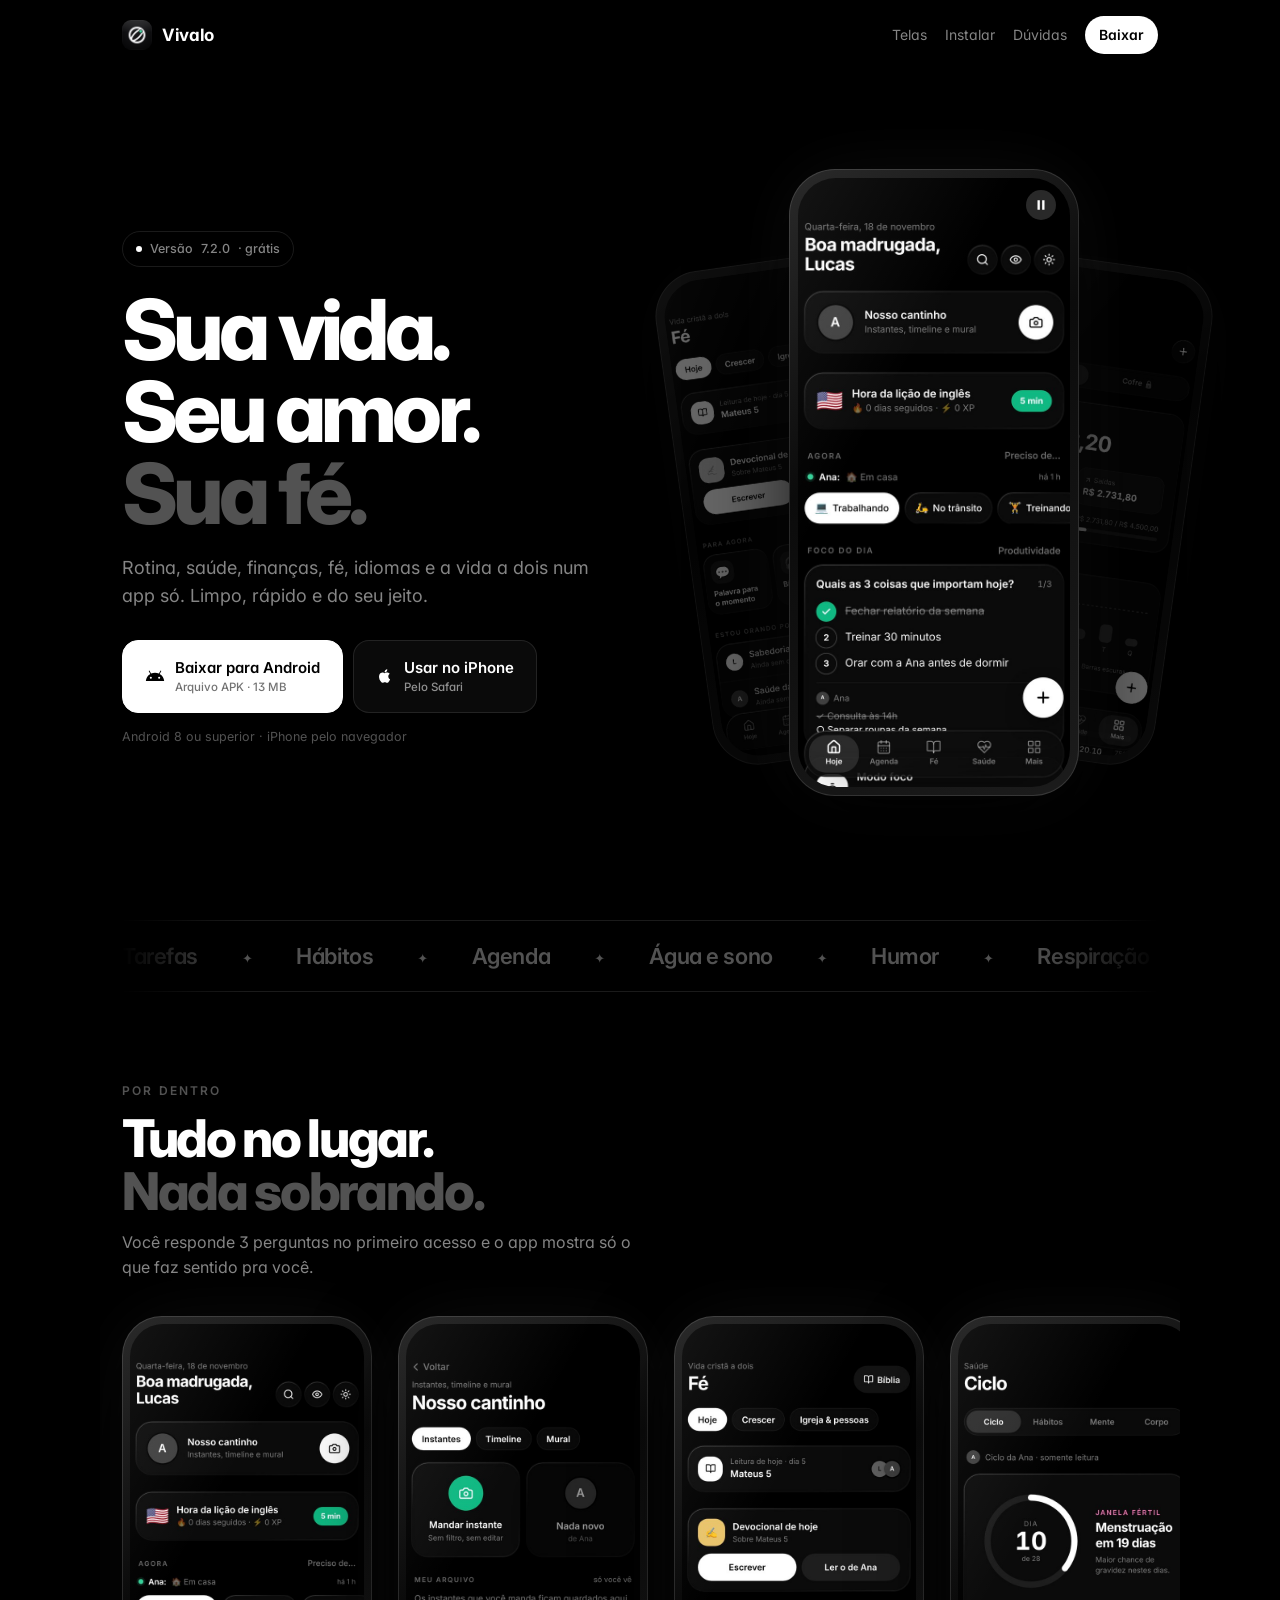
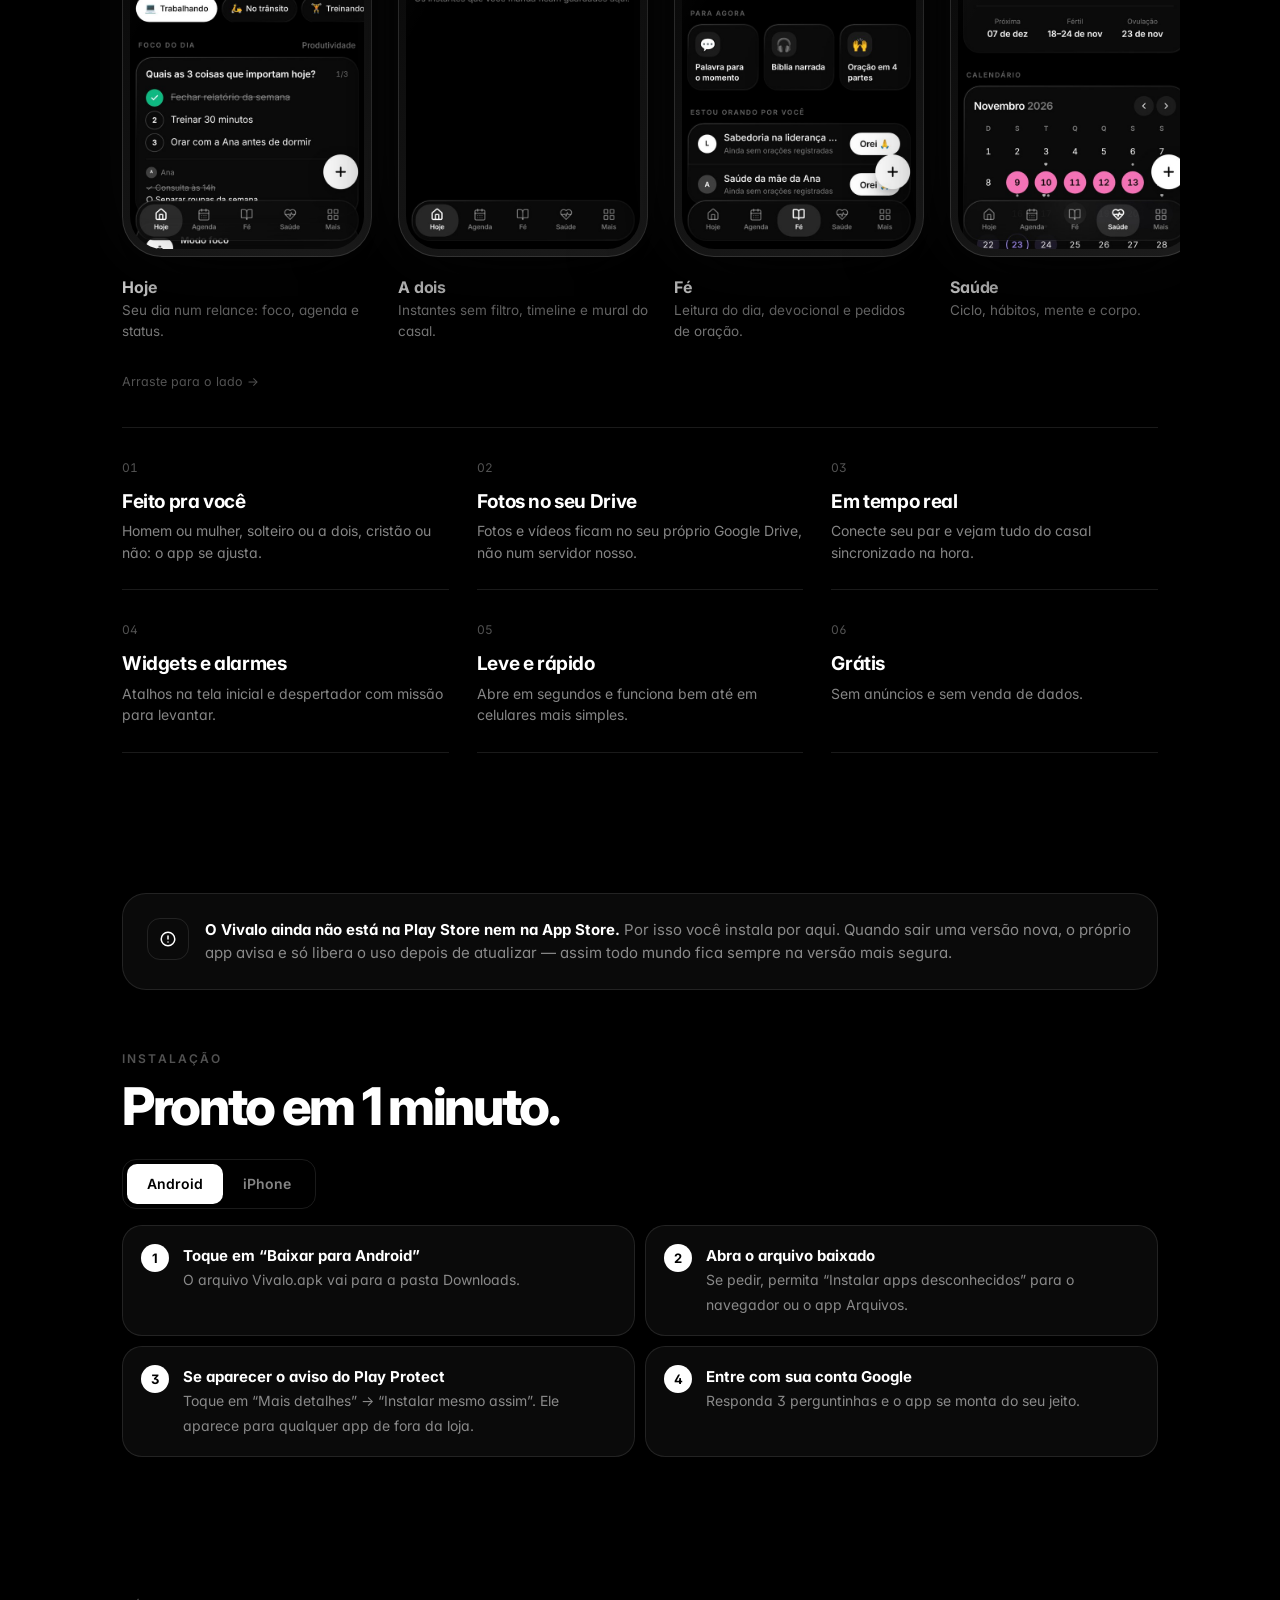
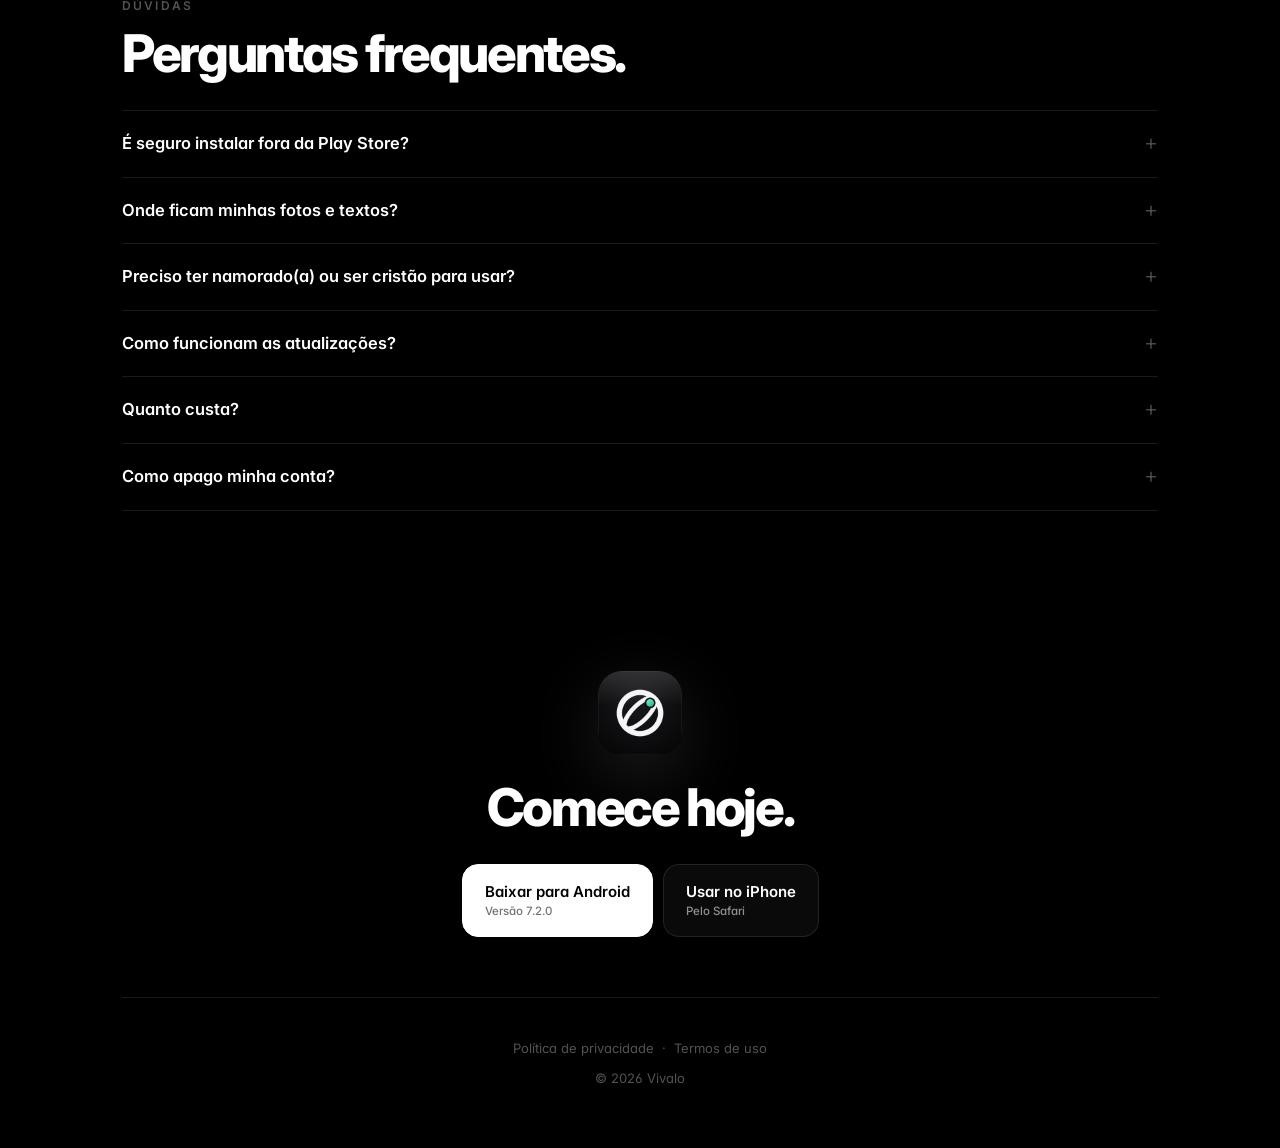
<file: index.html>
<!DOCTYPE html>
<html lang="pt-BR">
<head>
<meta charset="utf-8">
<meta name="viewport" content="width=device-width, initial-scale=1, viewport-fit=cover">
<title>Vivalo — sua vida, seu amor e sua fé</title>
<meta name="description" content="Vivalo organiza rotina, saúde, finanças, fé, idiomas e a vida a dois num app só. Baixe para Android ou use no iPhone pelo navegador.">
<meta name="theme-color" content="#000000">
<meta property="og:title" content="Vivalo — sua vida, seu amor e sua fé">
<meta property="og:description" content="Rotina, saúde, finanças, fé, idiomas e a vida a dois num app só.">
<meta property="og:image" content="https://eulazacruz.github.io/usevivalo/media/demo-capa.jpg">
<link rel="icon" href="icon.png">
<link rel="apple-touch-icon" href="apple-touch-icon.png">
<link rel="stylesheet" href="style.css">
</head>
<body>
<div class="spot"></div><div class="grain"></div>
<div class="wrap">
  <nav>
    <a class="brand" href="./"><img src="icon.png" alt="">Vivalo</a>
    <div class="links"><a href="#telas">Telas</a><a href="#instalar">Instalar</a><a href="#duvidas">Dúvidas</a><a class="mini" href="#instalar">Baixar</a></div>
  </nav>

  <header class="hero">
    <div>
      <span class="eyebrow reveal"><i></i>Versão <span class="ver">7.2.0</span> · grátis</span>
      <h1 class="reveal d1">Sua vida.<br>Seu amor.<br><span class="dim">Sua fé.</span></h1>
      <p class="lead reveal d2">Rotina, saúde, finanças, fé, idiomas e a vida a dois num app só. Limpo, rápido e do seu jeito.</p>
      <div class="ctas reveal d3">
        <a class="btn primary dl" href="https://eulazacruz.github.io/usevivalo/Vivalo.apk">
          <svg width="20" height="20" viewBox="0 0 24 24" fill="currentColor"><path d="M17.6 9.48l1.84-3.18a.5.5 0 10-.87-.5l-1.86 3.22a11.4 11.4 0 00-9.42 0L5.43 5.8a.5.5 0 10-.87.5L6.4 9.48A10.8 10.8 0 001 18h22a10.8 10.8 0 00-5.4-8.52zM7 15.25a1.25 1.25 0 110-2.5 1.25 1.25 0 010 2.5zm10 0a1.25 1.25 0 110-2.5 1.25 1.25 0 010 2.5z"/></svg>
          <span>Baixar para Android<small>Arquivo APK · 13 MB</small></span>
        </a>
        <a class="btn ghost" href="#instalar" onclick="tab('ios')">
          <svg width="18" height="18" viewBox="0 0 24 24" fill="currentColor"><path d="M16.37 12.6c-.02-2.3 1.88-3.4 1.96-3.46-1.07-1.56-2.73-1.77-3.32-1.8-1.41-.14-2.76.83-3.48.83-.72 0-1.82-.81-3-.79-1.54.02-2.96.9-3.76 2.27-1.6 2.78-.41 6.9 1.15 9.16.76 1.1 1.67 2.34 2.86 2.3 1.15-.05 1.58-.74 2.97-.74 1.38 0 1.77.74 2.98.72 1.24-.02 2.02-1.12 2.77-2.23.87-1.28 1.23-2.52 1.25-2.58-.03-.01-2.4-.92-2.38-3.68zM14.1 5.86c.63-.77 1.06-1.83.94-2.89-.91.04-2.01.61-2.66 1.37-.58.67-1.09 1.75-.96 2.79 1.02.08 2.05-.52 2.68-1.27z"/></svg>
          <span>Usar no iPhone<small>Pelo Safari</small></span>
        </a>
      </div>
      <p class="meta reveal d3">Android 8 ou superior · iPhone pelo navegador</p>
    </div>

    <div class="stage reveal d2" id="stage">
      <div class="phone side l"><div class="screen"><img src="media/fe.jpg" alt="" loading="lazy"></div></div>
      <div class="phone side r"><div class="screen"><img src="media/financas.jpg" alt="" loading="lazy"></div></div>
      <div class="phone main" id="main">
        <div class="screen">
          <video id="demo" src="media/demo.mp4" poster="media/demo-poster.jpg" autoplay muted loop playsinline preload="metadata"></video>
          <button class="play" id="pp" aria-label="Pausar">
            <svg id="pp-i" width="14" height="14" viewBox="0 0 24 24" fill="currentColor"><path d="M6 4h4v16H6zM14 4h4v16h-4z"/></svg>
          </button>
        </div>
      </div>
    </div>
  </header>

  <div class="marquee" aria-hidden="true"><div>
    <span>Tarefas</span><span>Hábitos</span><span>Agenda</span><span>Água e sono</span><span>Humor</span><span>Respiração</span><span>Finanças</span><span>Cofrinhos</span><span>Bíblia</span><span>Devocional</span><span>Instantes</span><span>Reclame Aqui</span><span>Jogos a dois</span><span>Inglês</span><span>Espanhol</span><span>Pet</span>
    <span>Tarefas</span><span>Hábitos</span><span>Agenda</span><span>Água e sono</span><span>Humor</span><span>Respiração</span><span>Finanças</span><span>Cofrinhos</span><span>Bíblia</span><span>Devocional</span><span>Instantes</span><span>Reclame Aqui</span><span>Jogos a dois</span><span>Inglês</span><span>Espanhol</span><span>Pet</span>
  </div></div>

  <section id="telas">
    <p class="kicker reveal">Por dentro</p>
    <h2 class="reveal d1">Tudo no lugar.<br><span class="dim">Nada sobrando.</span></h2>
    <p class="sub reveal d2">Você responde 3 perguntas no primeiro acesso e o app mostra só o que faz sentido pra você.</p>
    <div class="gallery">
      <div class="shot reveal"><div class="phone"><div class="screen"><img src="media/hoje.jpg" alt="Tela Hoje" loading="lazy"></div></div><h3>Hoje</h3><p>Seu dia num relance: foco, agenda e status.</p></div>
      <div class="shot reveal d1"><div class="phone"><div class="screen"><img src="media/cantinho.jpg" alt="Tela Nosso cantinho" loading="lazy"></div></div><h3>A dois</h3><p>Instantes sem filtro, timeline e mural do casal.</p></div>
      <div class="shot reveal d2"><div class="phone"><div class="screen"><img src="media/fe.jpg" alt="Tela Fé" loading="lazy"></div></div><h3>Fé</h3><p>Leitura do dia, devocional e pedidos de oração.</p></div>
      <div class="shot reveal d3"><div class="phone"><div class="screen"><img src="media/saude.jpg" alt="Tela Saúde" loading="lazy"></div></div><h3>Saúde</h3><p>Ciclo, hábitos, mente e corpo.</p></div>
      <div class="shot reveal"><div class="phone"><div class="screen"><img src="media/financas.jpg" alt="Tela Finanças" loading="lazy"></div></div><h3>Finanças</h3><p>Saldo, orçamento e gastos da semana.</p></div>
      <div class="shot reveal d1"><div class="phone"><div class="screen"><img src="media/idiomas.jpg" alt="Tela Idiomas" loading="lazy"></div></div><h3>Idiomas</h3><p>Inglês e espanhol com um professor sem filtro.</p></div>
      <div class="shot reveal d2"><div class="phone"><div class="screen"><img src="media/mais.jpg" alt="Tela Mais" loading="lazy"></div></div><h3>Ferramentas</h3><p>Jogos, desafios, cofrinhos, despertador e mais.</p></div>
    </div>
    <p class="hint">Arraste para o lado →</p>

    <div class="feats">
      <div class="feat reveal"><span class="n">01</span><h3>Feito pra você</h3><p>Homem ou mulher, solteiro ou a dois, cristão ou não: o app se ajusta.</p></div>
      <div class="feat reveal d1"><span class="n">02</span><h3>Fotos no seu Drive</h3><p>Fotos e vídeos ficam no seu próprio Google Drive, não num servidor nosso.</p></div>
      <div class="feat reveal d2"><span class="n">03</span><h3>Em tempo real</h3><p>Conecte seu par e vejam tudo do casal sincronizado na hora.</p></div>
      <div class="feat reveal"><span class="n">04</span><h3>Widgets e alarmes</h3><p>Atalhos na tela inicial e despertador com missão para levantar.</p></div>
      <div class="feat reveal d1"><span class="n">05</span><h3>Leve e rápido</h3><p>Abre em segundos e funciona bem até em celulares mais simples.</p></div>
      <div class="feat reveal d2"><span class="n">06</span><h3>Grátis</h3><p>Sem anúncios e sem venda de dados.</p></div>
    </div>
  </section>

  <section id="instalar">
    <div class="notice reveal">
      <div class="ic"><svg width="18" height="18" viewBox="0 0 24 24" fill="none" stroke="currentColor" stroke-width="2" stroke-linecap="round"><circle cx="12" cy="12" r="9"/><path d="M12 8v4M12 16h.01"/></svg></div>
      <p><b>O Vivalo ainda não está na Play Store nem na App Store.</b> Por isso você instala por aqui. Quando sair uma versão nova, o próprio app avisa e só libera o uso depois de atualizar — assim todo mundo fica sempre na versão mais segura.</p>
    </div>

    <p class="kicker reveal" style="margin-top:60px">Instalação</p>
    <h2 class="reveal d1">Pronto em 1 minuto.</h2>
    <div class="tabs reveal d2"><button id="t-and" class="on" onclick="tab('and')">Android</button><button id="t-ios" onclick="tab('ios')">iPhone</button></div>

    <ol class="steps" id="s-and">
      <li><div><b>Toque em “Baixar para Android”</b><span>O arquivo Vivalo.apk vai para a pasta Downloads.</span></div></li>
      <li><div><b>Abra o arquivo baixado</b><span>Se pedir, permita “Instalar apps desconhecidos” para o navegador ou o app Arquivos.</span></div></li>
      <li><div><b>Se aparecer o aviso do Play Protect</b><span>Toque em “Mais detalhes” → “Instalar mesmo assim”. Ele aparece para qualquer app de fora da loja.</span></div></li>
      <li><div><b>Entre com sua conta Google</b><span>Responda 3 perguntinhas e o app se monta do seu jeito.</span></div></li>
    </ol>
    <ol class="steps hidden" id="s-ios">
      <li><div><b>Abra no Safari</b><span><a href="https://my-atlas-zeta.vercel.app/">Toque aqui</a> — precisa ser o Safari, não o Chrome.</span></div></li>
      <li><div><b>Toque em Compartilhar</b><span>O quadrado com a seta para cima, na barra de baixo.</span></div></li>
      <li><div><b>“Adicionar à Tela de Início”</b><span>Role a lista até achar a opção e confirme em “Adicionar”.</span></div></li>
      <li><div><b>Abra pelo ícone novo</b><span>Funciona em tela cheia. Widgets, alarme com missão e ilha de notificações são só do Android por enquanto.</span></div></li>
    </ol>
  </section>

  <section id="duvidas">
    <p class="kicker reveal">Dúvidas</p>
    <h2 class="reveal d1">Perguntas frequentes.</h2>
    <details><summary>É seguro instalar fora da Play Store?</summary><p>Sim. O APK é publicado só aqui, sempre assinado com a mesma chave. O Android avisa porque o app não veio de uma loja, não porque encontrou algo errado. Baixe apenas deste site.</p></details>
    <details><summary>Onde ficam minhas fotos e textos?</summary><p>Fotos e vídeos ficam no seu Google Drive, numa pasta “Vivalo”. Textos e registros ficam num banco de dados protegido que só você — e seu par, se você conectar um — consegue ler.</p></details>
    <details><summary>Preciso ter namorado(a) ou ser cristão para usar?</summary><p>Não. No primeiro acesso você diz se usa a dois e se quer a parte de fé. O que não fizer sentido some do app, e dá pra mudar depois nas configurações.</p></details>
    <details><summary>Como funcionam as atualizações?</summary><p>O app confere se há versão nova ao abrir. Se houver, aparece um aviso com o botão de baixar; é só instalar por cima, sem perder nada.</p></details>
    <details><summary>Quanto custa?</summary><p>Nada. O Vivalo é gratuito.</p></details>
    <details><summary>Como apago minha conta?</summary><p>Em Configurações → Privacidade → Excluir minha conta. Tudo que está no banco é apagado; as fotos do seu Drive continuam sendo suas.</p></details>
  </section>

  <div class="final">
    <img class="orb reveal" src="icon.png" alt="">
    <h2 class="reveal d1">Comece hoje.</h2>
    <div class="ctas reveal d2">
      <a class="btn primary dl" href="https://eulazacruz.github.io/usevivalo/Vivalo.apk"><span>Baixar para Android<small>Versão <span class="ver">7.2.0</span></small></span></a>
      <a class="btn ghost" href="#instalar" onclick="tab('ios')"><span>Usar no iPhone<small>Pelo Safari</small></span></a>
    </div>
  </div>

  <footer>
    <p><a href="privacidade.html">Política de privacidade</a>·<a href="termos.html">Termos de uso</a></p>
    <p style="margin-top:10px">© <span id="y">2026</span> Vivalo</p>
  </footer>
</div>
<script>
function tab(k){['and','ios'].forEach(function(x){document.getElementById('s-'+x).classList.toggle('hidden',x!==k);document.getElementById('t-'+x).classList.toggle('on',x===k);});}
if(/iPhone|iPad|iPod/.test(navigator.userAgent))tab('ios');
document.getElementById('y').textContent=new Date().getFullYear();
fetch('version.json',{cache:'no-store'}).then(function(r){return r.json()}).then(function(v){document.querySelectorAll('.ver').forEach(function(e){e.textContent=v.version});if(v.apk)document.querySelectorAll('.dl').forEach(function(a){a.href=v.apk});}).catch(function(){});
/* revelar ao rolar */
var io=new IntersectionObserver(function(es){es.forEach(function(e){if(e.isIntersecting){e.target.classList.add('in');io.unobserve(e.target);}})},{threshold:.12});
document.querySelectorAll('.reveal').forEach(function(el){io.observe(el)});
/* luz que acompanha o cursor e inclinação do celular */
var root=document.documentElement,main=document.getElementById('main'),stage=document.getElementById('stage');
function move(x,y){root.style.setProperty('--x',x+'px');root.style.setProperty('--y',y+'px');var r=stage.getBoundingClientRect();var dx=(x-(r.left+r.width/2))/r.width,dy=(y-(r.top+r.height/2))/r.height;main.style.setProperty('--ry',(dx*14).toFixed(2)+'deg');main.style.setProperty('--rx',(-dy*10).toFixed(2)+'deg');}
addEventListener('pointermove',function(e){move(e.clientX,e.clientY)},{passive:true});
/* play/pause */
var v=document.getElementById('demo'),pp=document.getElementById('pp'),ic=document.getElementById('pp-i');
pp.onclick=function(){if(v.paused){v.play();ic.innerHTML='<path d="M6 4h4v16H6zM14 4h4v16h-4z"/>';pp.setAttribute('aria-label','Pausar');}else{v.pause();ic.innerHTML='<path d="M7 4l13 8-13 8z"/>';pp.setAttribute('aria-label','Reproduzir');}};
</script>
</body>
</html>
</file>
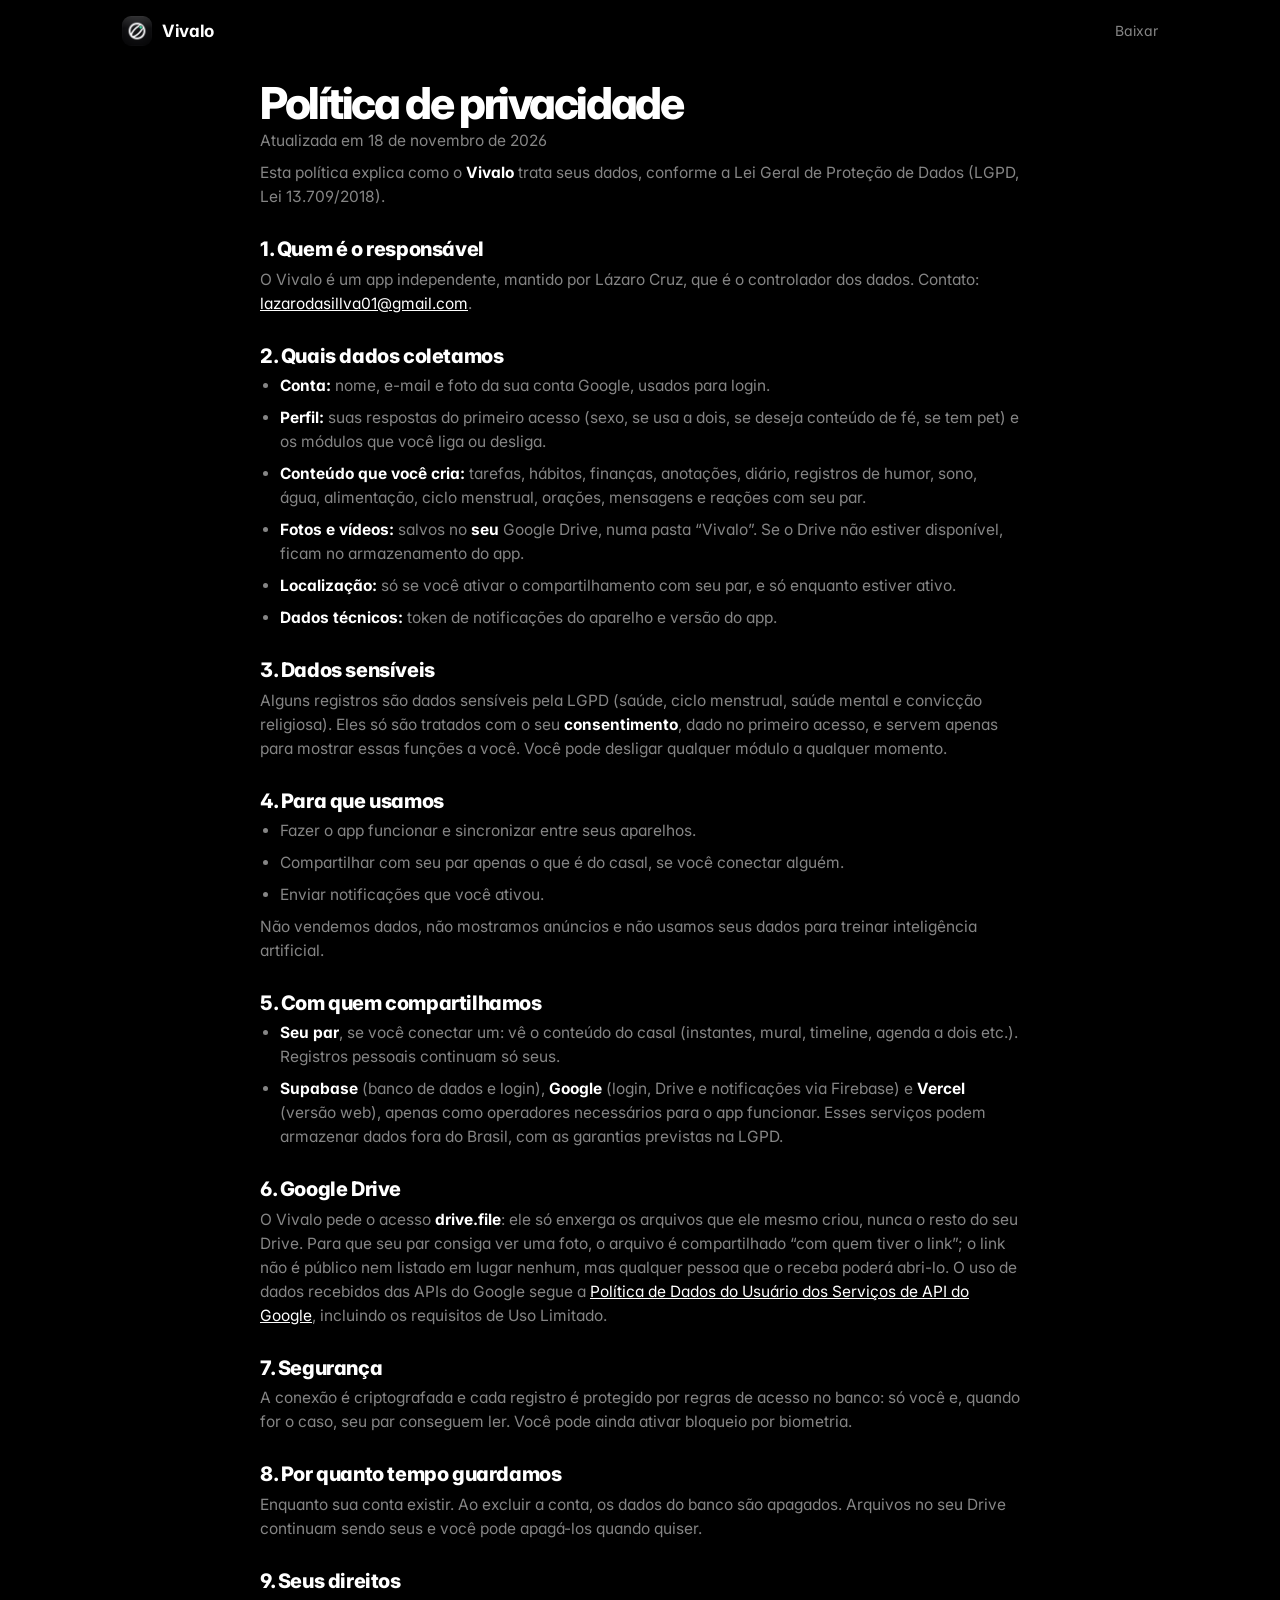
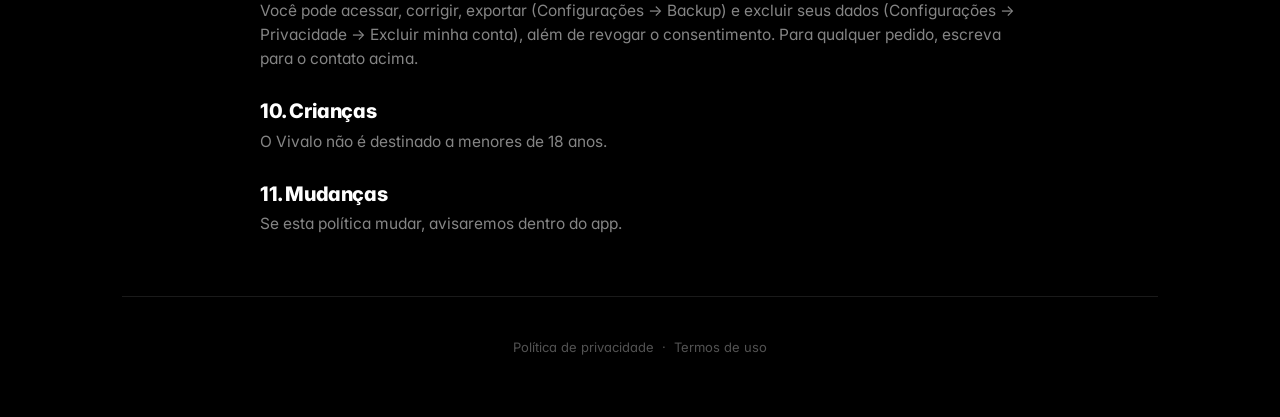
<file: privacidade.html>
<!DOCTYPE html><html lang="pt-BR"><head><meta charset="utf-8"><meta name="viewport" content="width=device-width, initial-scale=1"><title>Privacidade · Vivalo</title><link rel="icon" href="icon.png"><link rel="stylesheet" href="style.css"></head><body><div class="ambient"></div><div class="wrap"><nav><a class="brand" href="./"><img src="icon.png" alt="">Vivalo</a><div class="links"><a href="./">Baixar</a></div></nav><article class="doc"><h1>Política de privacidade</h1><p>Atualizada em 18 de novembro de 2026</p>
<p>Esta política explica como o <strong>Vivalo</strong> trata seus dados, conforme a Lei Geral de Proteção de Dados (LGPD, Lei 13.709/2018).</p>
<h2>1. Quem é o responsável</h2><p>O Vivalo é um app independente, mantido por Lázaro Cruz, que é o controlador dos dados. Contato: <a href="mailto:lazarodasillva01@gmail.com">lazarodasillva01@gmail.com</a>.</p>
<h2>2. Quais dados coletamos</h2><ul>
<li><strong>Conta:</strong> nome, e-mail e foto da sua conta Google, usados para login.</li>
<li><strong>Perfil:</strong> suas respostas do primeiro acesso (sexo, se usa a dois, se deseja conteúdo de fé, se tem pet) e os módulos que você liga ou desliga.</li>
<li><strong>Conteúdo que você cria:</strong> tarefas, hábitos, finanças, anotações, diário, registros de humor, sono, água, alimentação, ciclo menstrual, orações, mensagens e reações com seu par.</li>
<li><strong>Fotos e vídeos:</strong> salvos no <strong>seu</strong> Google Drive, numa pasta “Vivalo”. Se o Drive não estiver disponível, ficam no armazenamento do app.</li>
<li><strong>Localização:</strong> só se você ativar o compartilhamento com seu par, e só enquanto estiver ativo.</li>
<li><strong>Dados técnicos:</strong> token de notificações do aparelho e versão do app.</li></ul>
<h2>3. Dados sensíveis</h2><p>Alguns registros são dados sensíveis pela LGPD (saúde, ciclo menstrual, saúde mental e convicção religiosa). Eles só são tratados com o seu <strong>consentimento</strong>, dado no primeiro acesso, e servem apenas para mostrar essas funções a você. Você pode desligar qualquer módulo a qualquer momento.</p>
<h2>4. Para que usamos</h2><ul><li>Fazer o app funcionar e sincronizar entre seus aparelhos.</li><li>Compartilhar com seu par apenas o que é do casal, se você conectar alguém.</li><li>Enviar notificações que você ativou.</li></ul>
<p>Não vendemos dados, não mostramos anúncios e não usamos seus dados para treinar inteligência artificial.</p>
<h2>5. Com quem compartilhamos</h2><ul>
<li><strong>Seu par</strong>, se você conectar um: vê o conteúdo do casal (instantes, mural, timeline, agenda a dois etc.). Registros pessoais continuam só seus.</li>
<li><strong>Supabase</strong> (banco de dados e login), <strong>Google</strong> (login, Drive e notificações via Firebase) e <strong>Vercel</strong> (versão web), apenas como operadores necessários para o app funcionar. Esses serviços podem armazenar dados fora do Brasil, com as garantias previstas na LGPD.</li></ul>
<h2>6. Google Drive</h2><p>O Vivalo pede o acesso <strong>drive.file</strong>: ele só enxerga os arquivos que ele mesmo criou, nunca o resto do seu Drive. Para que seu par consiga ver uma foto, o arquivo é compartilhado “com quem tiver o link”; o link não é público nem listado em lugar nenhum, mas qualquer pessoa que o receba poderá abri-lo. O uso de dados recebidos das APIs do Google segue a <a href="https://developers.google.com/terms/api-services-user-data-policy">Política de Dados do Usuário dos Serviços de API do Google</a>, incluindo os requisitos de Uso Limitado.</p>
<h2>7. Segurança</h2><p>A conexão é criptografada e cada registro é protegido por regras de acesso no banco: só você e, quando for o caso, seu par conseguem ler. Você pode ainda ativar bloqueio por biometria.</p>
<h2>8. Por quanto tempo guardamos</h2><p>Enquanto sua conta existir. Ao excluir a conta, os dados do banco são apagados. Arquivos no seu Drive continuam sendo seus e você pode apagá-los quando quiser.</p>
<h2>9. Seus direitos</h2><p>Você pode acessar, corrigir, exportar (Configurações → Backup) e excluir seus dados (Configurações → Privacidade → Excluir minha conta), além de revogar o consentimento. Para qualquer pedido, escreva para o contato acima.</p>
<h2>10. Crianças</h2><p>O Vivalo não é destinado a menores de 18 anos.</p>
<h2>11. Mudanças</h2><p>Se esta política mudar, avisaremos dentro do app.</p></article><footer><p><a href="privacidade.html">Política de privacidade</a>·<a href="termos.html">Termos de uso</a></p></footer></div></body></html>
</file>
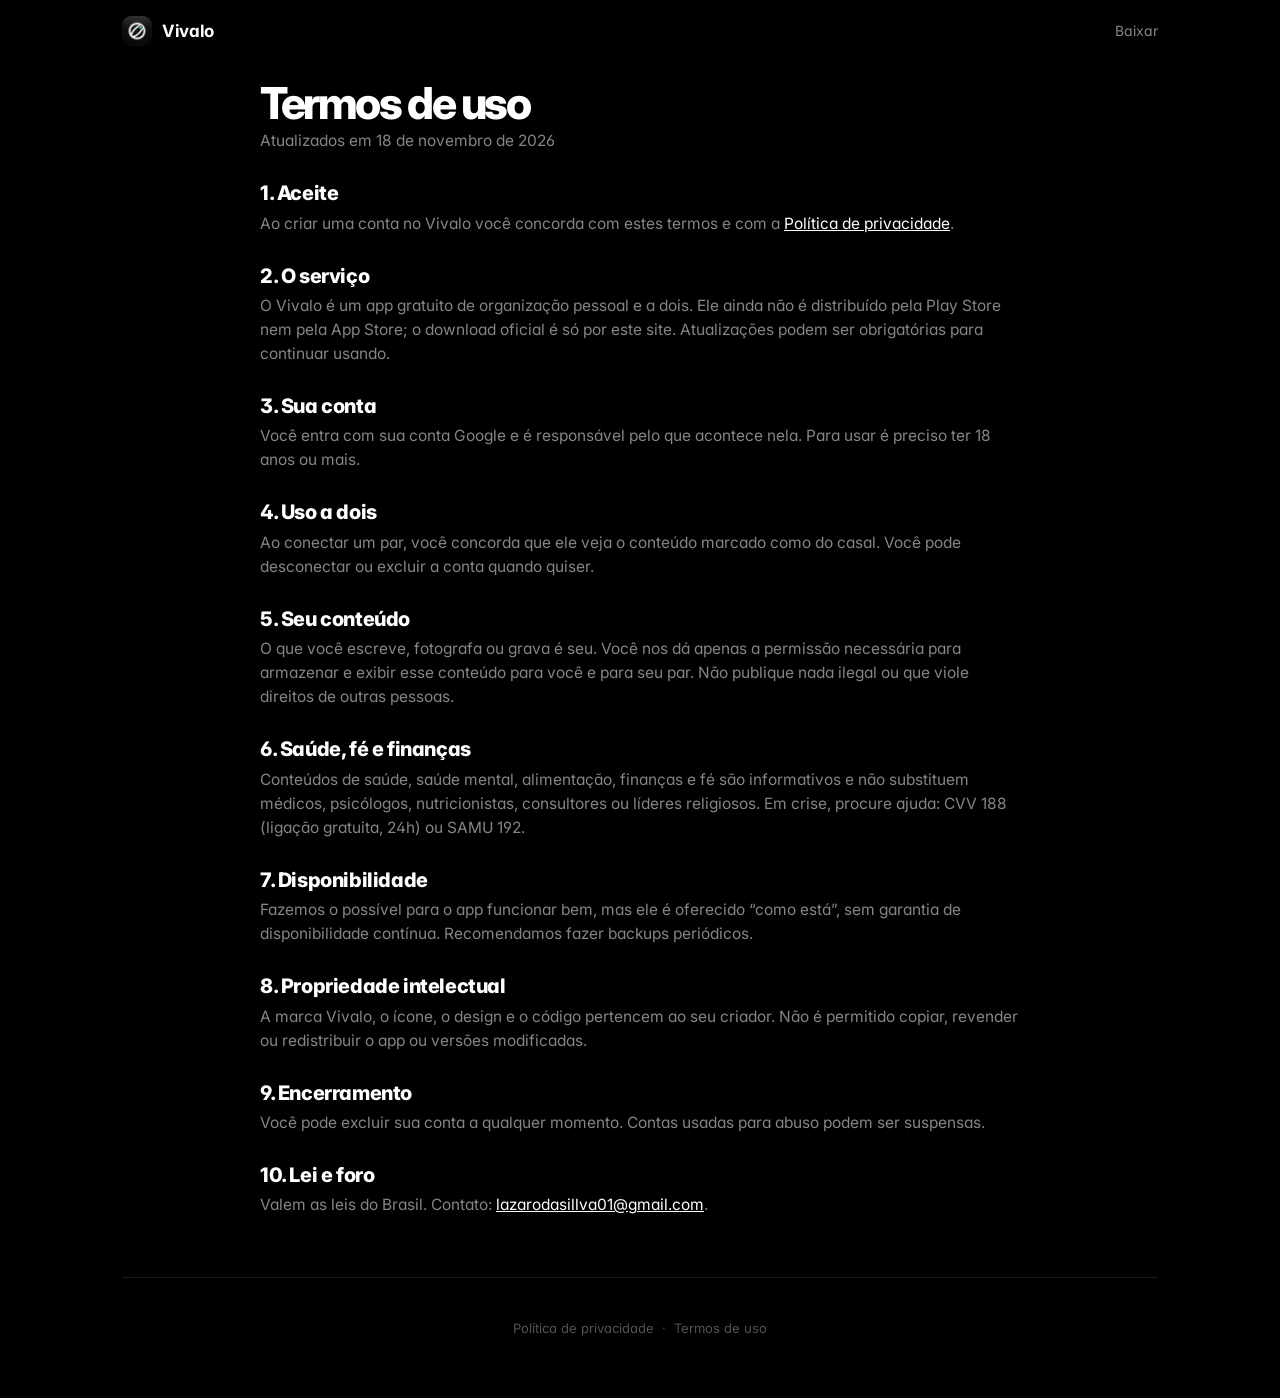
<file: termos.html>
<!DOCTYPE html><html lang="pt-BR"><head><meta charset="utf-8"><meta name="viewport" content="width=device-width, initial-scale=1"><title>Termos · Vivalo</title><link rel="icon" href="icon.png"><link rel="stylesheet" href="style.css"></head><body><div class="ambient"></div><div class="wrap"><nav><a class="brand" href="./"><img src="icon.png" alt="">Vivalo</a><div class="links"><a href="./">Baixar</a></div></nav><article class="doc"><h1>Termos de uso</h1><p>Atualizados em 18 de novembro de 2026</p>
<h2>1. Aceite</h2><p>Ao criar uma conta no Vivalo você concorda com estes termos e com a <a href="privacidade.html">Política de privacidade</a>.</p>
<h2>2. O serviço</h2><p>O Vivalo é um app gratuito de organização pessoal e a dois. Ele ainda não é distribuído pela Play Store nem pela App Store; o download oficial é só por este site. Atualizações podem ser obrigatórias para continuar usando.</p>
<h2>3. Sua conta</h2><p>Você entra com sua conta Google e é responsável pelo que acontece nela. Para usar é preciso ter 18 anos ou mais.</p>
<h2>4. Uso a dois</h2><p>Ao conectar um par, você concorda que ele veja o conteúdo marcado como do casal. Você pode desconectar ou excluir a conta quando quiser.</p>
<h2>5. Seu conteúdo</h2><p>O que você escreve, fotografa ou grava é seu. Você nos dá apenas a permissão necessária para armazenar e exibir esse conteúdo para você e para seu par. Não publique nada ilegal ou que viole direitos de outras pessoas.</p>
<h2>6. Saúde, fé e finanças</h2><p>Conteúdos de saúde, saúde mental, alimentação, finanças e fé são informativos e não substituem médicos, psicólogos, nutricionistas, consultores ou líderes religiosos. Em crise, procure ajuda: CVV 188 (ligação gratuita, 24h) ou SAMU 192.</p>
<h2>7. Disponibilidade</h2><p>Fazemos o possível para o app funcionar bem, mas ele é oferecido “como está”, sem garantia de disponibilidade contínua. Recomendamos fazer backups periódicos.</p>
<h2>8. Propriedade intelectual</h2><p>A marca Vivalo, o ícone, o design e o código pertencem ao seu criador. Não é permitido copiar, revender ou redistribuir o app ou versões modificadas.</p>
<h2>9. Encerramento</h2><p>Você pode excluir sua conta a qualquer momento. Contas usadas para abuso podem ser suspensas.</p>
<h2>10. Lei e foro</h2><p>Valem as leis do Brasil. Contato: <a href="mailto:lazarodasillva01@gmail.com">lazarodasillva01@gmail.com</a>.</p></article><footer><p><a href="privacidade.html">Política de privacidade</a>·<a href="termos.html">Termos de uso</a></p></footer></div></body></html>
</file>
<file: style.css>
@import url('https://fonts.googleapis.com/css2?family=Inter:wght@400;500;600;700;800&display=swap');
:root { --bg:#000; --fg:#fff; --muted:rgba(255,255,255,.52); --faint:rgba(255,255,255,.32); --line:rgba(255,255,255,.1); --card:rgba(255,255,255,.04); }
* { box-sizing:border-box; margin:0; padding:0; }
html { scroll-behavior:smooth; background:var(--bg); }
body { font-family:Inter,system-ui,-apple-system,sans-serif; background:var(--bg); color:var(--fg); line-height:1.55; -webkit-font-smoothing:antialiased; overflow-x:hidden; font-feature-settings:'cv11','ss01'; }
a { color:inherit; }
::selection { background:#fff; color:#000; }
.wrap { max-width:1080px; margin:0 auto; padding:0 22px; }

/* fundo: luz que segue o dedo/mouse + granulado */
.spot { position:fixed; inset:0; z-index:-2; pointer-events:none; background:radial-gradient(600px circle at var(--x,50%) var(--y,20%), rgba(255,255,255,.075), transparent 60%); }
.grain { position:fixed; inset:-50%; z-index:-1; pointer-events:none; opacity:.05; background-image:url("data:image/svg+xml,%3Csvg xmlns='http://www.w3.org/2000/svg' width='160' height='160'%3E%3Cfilter id='n'%3E%3CfeTurbulence type='fractalNoise' baseFrequency='.9' numOctaves='3'/%3E%3C/filter%3E%3Crect width='100%25' height='100%25' filter='url(%23n)'/%3E%3C/svg%3E"); animation:grain 1.2s steps(4) infinite; }
@keyframes grain { 25%{transform:translate(-3%,2%)} 50%{transform:translate(2%,-3%)} 75%{transform:translate(-1%,3%)} }

nav { position:sticky; top:0; z-index:20; display:flex; align-items:center; justify-content:space-between; padding:16px 0; backdrop-filter:blur(18px) saturate(140%); -webkit-backdrop-filter:blur(18px) saturate(140%); background:linear-gradient(#000c, #0000); }
.brand { display:flex; align-items:center; gap:10px; font-weight:700; font-size:17px; letter-spacing:-.02em; text-decoration:none; }
.brand img { width:30px; height:30px; border-radius:9px; }
nav .links { display:flex; align-items:center; gap:18px; }
nav .links a { font-size:14px; color:var(--muted); text-decoration:none; transition:color .2s; }
nav .links a:hover { color:var(--fg); }
nav .links .mini { color:#000; background:#fff; padding:8px 14px; border-radius:999px; font-weight:600; }
nav .links .mini:hover { color:#000; }

/* hero */
.hero { display:grid; grid-template-columns:1.1fr .9fr; gap:40px; align-items:center; padding:48px 0 40px; min-height:calc(100vh - 70px); }
.eyebrow { display:inline-flex; align-items:center; gap:8px; font-size:12.5px; font-weight:500; padding:7px 13px; border-radius:999px; border:1px solid var(--line); color:var(--muted); }
.eyebrow i { width:6px; height:6px; border-radius:50%; background:#fff; animation:pulse 2s ease-in-out infinite; }
@keyframes pulse { 50% { opacity:.25; } }
h1 { font-size:clamp(44px,7.4vw,84px); line-height:.98; letter-spacing:-.055em; font-weight:800; margin:22px 0 18px; }
h1 .dim { color:var(--faint); }
.lead { font-size:18px; color:var(--muted); max-width:470px; }
.ctas { display:flex; gap:10px; flex-wrap:wrap; margin-top:30px; }
.btn { display:inline-flex; align-items:center; gap:10px; padding:15px 22px; border-radius:16px; font-weight:600; font-size:15px; text-decoration:none; border:1px solid var(--line); transition:transform .15s ease, background .2s, box-shadow .3s; text-align:left; }
.btn:active { transform:scale(.97); }
.btn.primary { background:#fff; color:#000; border-color:#fff; }
.btn.primary:hover { box-shadow:0 0 0 6px rgba(255,255,255,.12); }
.btn.ghost { background:var(--card); }
.btn.ghost:hover { background:rgba(255,255,255,.08); }
.btn small { display:block; font-weight:500; font-size:11.5px; opacity:.55; }
.meta { margin-top:14px; font-size:12.5px; color:var(--faint); }

/* aparelho */
.stage { position:relative; height:640px; perspective:1400px; }
.phone { position:absolute; width:290px; aspect-ratio:600/1298; border-radius:46px; padding:9px; background:linear-gradient(145deg,#2a2a2a,#0b0b0b 40%,#1c1c1c); box-shadow:0 0 0 1px rgba(255,255,255,.12) inset, 0 40px 90px rgba(0,0,0,.8), 0 0 80px rgba(255,255,255,.05); }
.phone .screen { position:relative; width:100%; height:100%; border-radius:38px; overflow:hidden; background:#000; }
.phone video, .phone img { width:100%; height:100%; object-fit:cover; display:block; background:#000; }
.phone .screen::before { content:''; position:absolute; z-index:2; top:10px; left:50%; width:84px; height:24px; transform:translateX(-50%); border-radius:20px; background:#000; }
.phone .screen::after { content:''; position:absolute; inset:0; z-index:3; pointer-events:none; background:linear-gradient(120deg, rgba(255,255,255,.08), transparent 35%); }
.stage .main { left:50%; top:0; transform:translateX(-50%) rotateY(var(--ry,0deg)) rotateX(var(--rx,0deg)); z-index:2; transition:transform .25s ease-out; }
.stage .side { width:230px; top:90px; opacity:.4; filter:grayscale(1); }
.stage .l { left:-6%; transform:rotate(-8deg); animation:floatL 7s ease-in-out infinite; }
.stage .r { right:-6%; transform:rotate(8deg); animation:floatR 8s ease-in-out infinite; }
@keyframes floatL { 50% { transform:rotate(-6deg) translateY(-14px); } }
@keyframes floatR { 50% { transform:rotate(6deg) translateY(12px); } }
.play { position:absolute; z-index:4; right:14px; top:12px; width:30px; height:30px; border-radius:50%; border:0; background:rgba(255,255,255,.16); color:#fff; backdrop-filter:blur(10px); -webkit-backdrop-filter:blur(10px); cursor:pointer; display:grid; place-items:center; }

/* faixa de palavras */
.marquee { border-block:1px solid var(--line); overflow:hidden; padding:18px 0; margin:20px 0; -webkit-mask-image:linear-gradient(90deg,transparent,#000 12%,#000 88%,transparent); mask-image:linear-gradient(90deg,transparent,#000 12%,#000 88%,transparent); }
.marquee div { display:flex; gap:44px; width:max-content; animation:slide 38s linear infinite; font-size:22px; font-weight:600; letter-spacing:-.02em; color:var(--faint); white-space:nowrap; }
.marquee span::after { content:'✦'; margin-left:44px; font-size:13px; vertical-align:middle; }
@keyframes slide { to { transform:translateX(-50%); } }

section { padding:70px 0; }
.kicker { font-size:12px; letter-spacing:.18em; text-transform:uppercase; color:var(--faint); font-weight:600; margin-bottom:12px; }
h2 { font-size:clamp(32px,4.8vw,52px); line-height:1.02; letter-spacing:-.045em; font-weight:800; }
h2 .dim { color:var(--faint); }
.sub { color:var(--muted); margin-top:12px; max-width:520px; }

/* galeria de telas */
.gallery { display:flex; gap:26px; overflow-x:auto; scroll-snap-type:x mandatory; padding:36px 22px 30px; margin:0 -22px; scrollbar-width:none; }
.gallery::-webkit-scrollbar { display:none; }
.shot { flex:none; width:250px; scroll-snap-align:center; }
.shot .phone { position:relative; width:100%; border-radius:40px; padding:8px; transition:transform .4s cubic-bezier(.2,.8,.2,1); }
.shot .phone .screen { border-radius:33px; }
.shot .phone .screen::before { width:70px; height:20px; top:9px; }
.shot:hover .phone { transform:translateY(-8px); }
.shot h3 { font-size:16px; margin-top:18px; letter-spacing:-.01em; }
.shot p { font-size:13.5px; color:var(--muted); }
.hint { font-size:12.5px; color:var(--faint); }

/* lista de recursos */
.feats { display:grid; grid-template-columns:repeat(3,1fr); column-gap:28px; border-top:1px solid var(--line); margin-top:36px; }
.feat { padding:26px 0; border-bottom:1px solid var(--line); }
.feat .n { font-size:12px; color:var(--faint); font-variant-numeric:tabular-nums; }
.feat h3 { font-size:19px; letter-spacing:-.02em; margin:8px 0 4px; }
.feat p { font-size:14px; color:var(--muted); }

.notice { display:flex; gap:16px; align-items:flex-start; padding:24px; border:1px solid var(--line); border-radius:24px; background:var(--card); }
.notice .ic { flex:none; width:42px; height:42px; border-radius:13px; border:1px solid var(--line); display:grid; place-items:center; }
.notice p { color:var(--muted); font-size:15px; }
.notice b { color:var(--fg); }

.tabs { display:inline-flex; padding:4px; border-radius:14px; border:1px solid var(--line); margin:26px 0 16px; }
.tabs button { font:inherit; font-size:14px; font-weight:600; border:0; background:none; color:var(--muted); padding:9px 20px; border-radius:10px; cursor:pointer; transition:all .2s; }
.tabs button.on { background:#fff; color:#000; }
ol.steps { list-style:none; counter-reset:s; display:grid; gap:10px; grid-template-columns:repeat(2,1fr); }
ol.steps li { counter-increment:s; display:flex; gap:14px; padding:18px; border:1px solid var(--line); border-radius:20px; background:var(--card); }
ol.steps li::before { content:counter(s); flex:none; width:28px; height:28px; border-radius:50%; display:grid; place-items:center; font-size:13px; font-weight:700; background:#fff; color:#000; }
ol.steps b { display:block; font-size:15px; }
ol.steps span { font-size:14px; color:var(--muted); }
.hidden { display:none !important; }

details { border-bottom:1px solid var(--line); padding:20px 0; }
details:first-of-type { border-top:1px solid var(--line); margin-top:30px; }
summary { cursor:pointer; font-weight:600; font-size:16.5px; list-style:none; display:flex; justify-content:space-between; gap:16px; }
summary::-webkit-details-marker { display:none; }
summary::after { content:'+'; color:var(--faint); font-weight:300; font-size:22px; line-height:1; transition:transform .25s; }
details[open] summary::after { transform:rotate(45deg); }
details p { margin-top:10px; font-size:15px; color:var(--muted); max-width:720px; }

.final { text-align:center; padding:90px 0 60px; }
.final .orb { width:84px; height:84px; border-radius:24px; margin:0 auto 26px; display:block; box-shadow:0 20px 70px rgba(255,255,255,.12); }
.final .ctas { justify-content:center; }
footer { padding:40px 0 60px; text-align:center; font-size:13px; color:var(--faint); border-top:1px solid var(--line); }
footer a { margin:0 8px; text-decoration:none; }
footer a:hover { color:var(--fg); }

/* revelar ao rolar */
.reveal { opacity:0; transform:translateY(28px); filter:blur(6px); transition:opacity .9s cubic-bezier(.2,.8,.2,1), transform .9s cubic-bezier(.2,.8,.2,1), filter .9s; }
.reveal.in { opacity:1; transform:none; filter:none; }
.d1 { transition-delay:.08s; } .d2 { transition-delay:.16s; } .d3 { transition-delay:.24s; }

/* páginas de texto */
.doc { max-width:760px; margin:20px auto 60px; }
.doc h1 { font-size:44px; margin:20px 0 4px; }
.doc h2 { font-size:20px; letter-spacing:-.02em; margin:30px 0 8px; }
.doc p, .doc li { font-size:15.5px; color:var(--muted); margin-bottom:8px; }
.doc ul { padding-left:20px; }
.doc strong, .doc a { color:var(--fg); }

@media (max-width:860px) {
  .hero { grid-template-columns:1fr; text-align:center; min-height:0; padding-top:30px; }
  .lead { margin:0 auto; }
  .ctas { justify-content:center; }
  .stage { height:560px; margin-top:10px; }
  .hero { overflow:hidden; margin:0 -22px; padding-left:22px; padding-right:22px; }
  .phone { width:250px; }
  .stage .side { width:190px; top:80px; }
  .stage .l { left:-14%; } .stage .r { right:-14%; }
  .feats { grid-template-columns:1fr; }
  ol.steps { grid-template-columns:1fr; }
  nav .links a:not(.mini) { display:none; }
}
@media (prefers-reduced-motion:reduce) { *, *::before, *::after { animation:none !important; transition:none !important; } .reveal { opacity:1; transform:none; filter:none; } }
</file>
